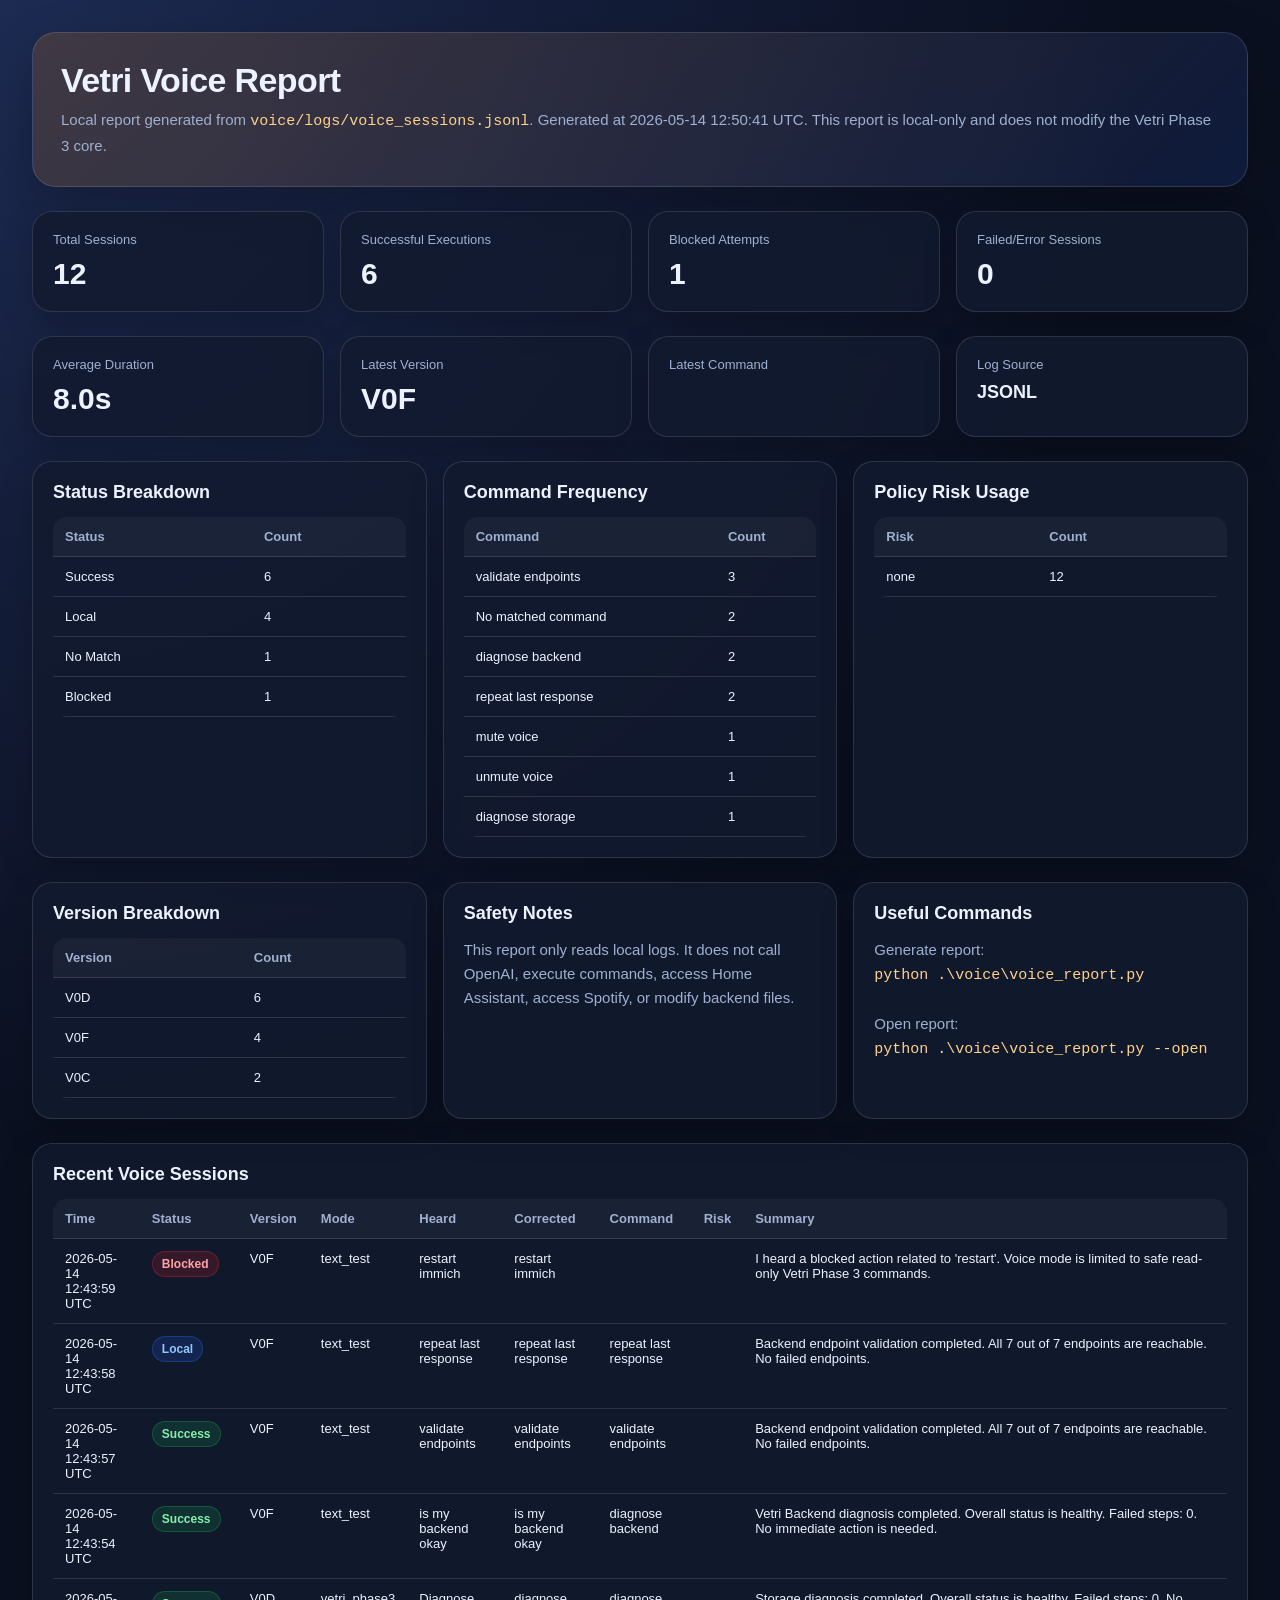
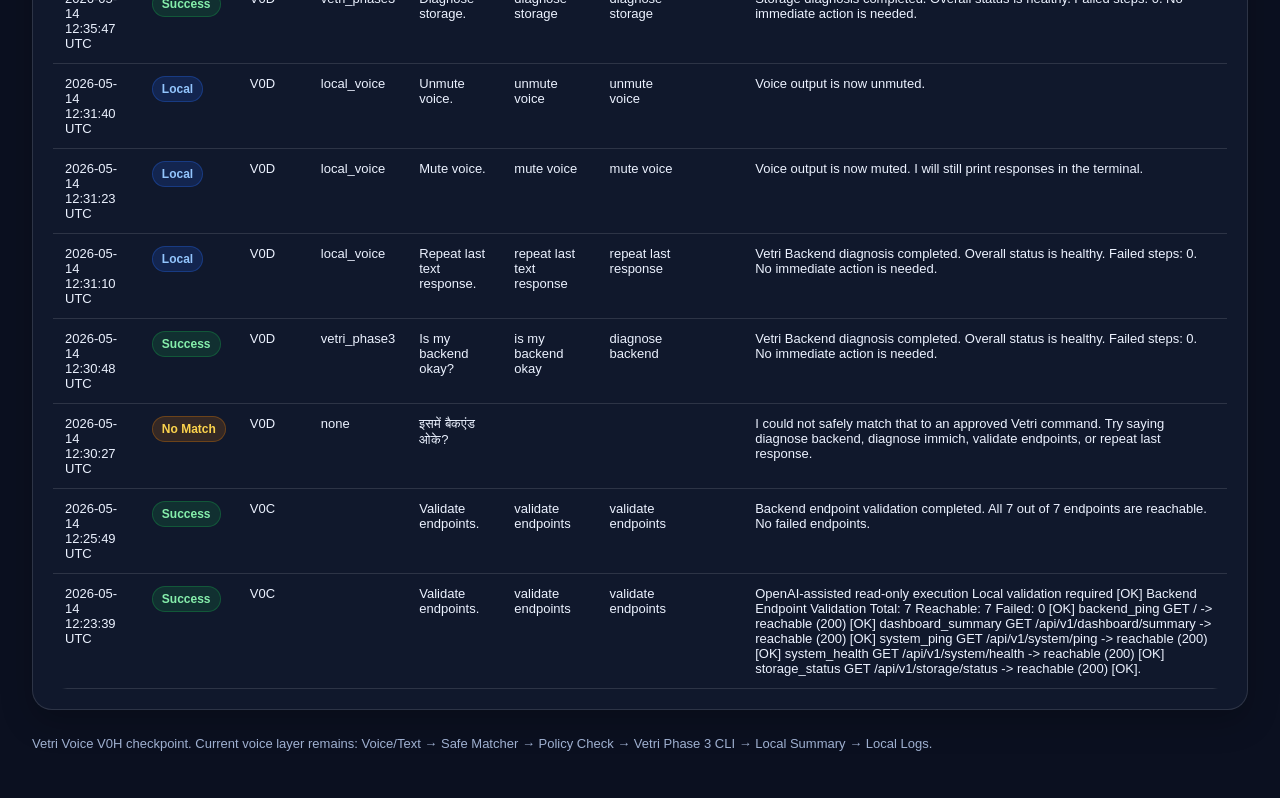
<file: application/vetri/voice/reports/voice_report.html>
<!DOCTYPE html>
<html lang="en">
<head>
  <meta charset="UTF-8" />
  <title>Vetri Voice Report</title>
  <style>
    :root {
      --bg: #0b1020;
      --panel: #121a2f;
      --panel-2: #18223d;
      --text: #ecf2ff;
      --muted: #9fb0d0;
      --border: rgba(255,255,255,0.12);
      --accent: #ff8a00;
      --success: #16a34a;
      --danger: #dc2626;
      --warning: #d97706;
      --neutral: #2563eb;
    }

    * {
      box-sizing: border-box;
    }

    body {
      margin: 0;
      font-family: Arial, Helvetica, sans-serif;
      background: radial-gradient(circle at top left, #1d2b53 0, var(--bg) 42%);
      color: var(--text);
    }

    .page {
      max-width: 1280px;
      margin: 0 auto;
      padding: 32px;
    }

    .hero {
      background: linear-gradient(135deg, rgba(255,138,0,0.16), rgba(37,99,235,0.14));
      border: 1px solid var(--border);
      border-radius: 24px;
      padding: 28px;
      margin-bottom: 24px;
      box-shadow: 0 18px 50px rgba(0,0,0,0.24);
    }

    h1 {
      margin: 0 0 8px 0;
      font-size: 34px;
      letter-spacing: -0.6px;
    }

    .subtitle {
      color: var(--muted);
      margin: 0;
      font-size: 15px;
      line-height: 1.6;
    }

    .grid {
      display: grid;
      grid-template-columns: repeat(4, minmax(0, 1fr));
      gap: 16px;
      margin-bottom: 24px;
    }

    .card {
      background: rgba(18, 26, 47, 0.86);
      border: 1px solid var(--border);
      border-radius: 20px;
      padding: 20px;
      box-shadow: 0 12px 32px rgba(0,0,0,0.22);
    }

    .card-label {
      color: var(--muted);
      font-size: 13px;
      margin-bottom: 10px;
    }

    .card-value {
      font-size: 30px;
      font-weight: 800;
    }

    .section-grid {
      display: grid;
      grid-template-columns: repeat(3, minmax(0, 1fr));
      gap: 16px;
      margin-bottom: 24px;
    }

    h2 {
      margin: 0 0 14px 0;
      font-size: 18px;
    }

    table {
      width: 100%;
      border-collapse: collapse;
      overflow: hidden;
      border-radius: 14px;
      font-size: 13px;
    }

    th, td {
      padding: 12px;
      border-bottom: 1px solid var(--border);
      vertical-align: top;
    }

    th {
      color: var(--muted);
      text-align: left;
      background: rgba(255,255,255,0.04);
      font-weight: 600;
    }

    tr:hover td {
      background: rgba(255,255,255,0.035);
    }

    .wide-card {
      background: rgba(18, 26, 47, 0.86);
      border: 1px solid var(--border);
      border-radius: 20px;
      padding: 20px;
      box-shadow: 0 12px 32px rgba(0,0,0,0.22);
      overflow-x: auto;
    }

    .badge {
      display: inline-block;
      padding: 5px 9px;
      border-radius: 999px;
      font-size: 12px;
      font-weight: 700;
      white-space: nowrap;
    }

    .success {
      background: rgba(22,163,74,0.18);
      color: #86efac;
      border: 1px solid rgba(22,163,74,0.34);
    }

    .danger {
      background: rgba(220,38,38,0.18);
      color: #fca5a5;
      border: 1px solid rgba(220,38,38,0.34);
    }

    .warning {
      background: rgba(217,119,6,0.18);
      color: #fcd34d;
      border: 1px solid rgba(217,119,6,0.34);
    }

    .neutral {
      background: rgba(37,99,235,0.18);
      color: #93c5fd;
      border: 1px solid rgba(37,99,235,0.34);
    }

    .footer {
      color: var(--muted);
      margin-top: 24px;
      font-size: 13px;
      line-height: 1.6;
    }

    code {
      color: #ffd28a;
    }

    @media (max-width: 900px) {
      .grid,
      .section-grid {
        grid-template-columns: 1fr;
      }

      .page {
        padding: 18px;
      }

      h1 {
        font-size: 26px;
      }
    }
  </style>
</head>
<body>
  <main class="page">
    <section class="hero">
      <h1>Vetri Voice Report</h1>
      <p class="subtitle">
        Local report generated from <code>voice/logs/voice_sessions.jsonl</code>.
        Generated at 2026-05-14 12:50:41 UTC.
        This report is local-only and does not modify the Vetri Phase 3 core.
      </p>
    </section>

    <section class="grid">
      <div class="card">
        <div class="card-label">Total Sessions</div>
        <div class="card-value">12</div>
      </div>
      <div class="card">
        <div class="card-label">Successful Executions</div>
        <div class="card-value">6</div>
      </div>
      <div class="card">
        <div class="card-label">Blocked Attempts</div>
        <div class="card-value">1</div>
      </div>
      <div class="card">
        <div class="card-label">Failed/Error Sessions</div>
        <div class="card-value">0</div>
      </div>
    </section>

    <section class="grid">
      <div class="card">
        <div class="card-label">Average Duration</div>
        <div class="card-value">8.0s</div>
      </div>
      <div class="card">
        <div class="card-label">Latest Version</div>
        <div class="card-value">V0F</div>
      </div>
      <div class="card">
        <div class="card-label">Latest Command</div>
        <div class="card-value" style="font-size:18px;"></div>
      </div>
      <div class="card">
        <div class="card-label">Log Source</div>
        <div class="card-value" style="font-size:18px;">JSONL</div>
      </div>
    </section>

    <section class="section-grid">
      <div class="card">
        <h2>Status Breakdown</h2>
        <table>
          <thead><tr><th>Status</th><th>Count</th></tr></thead>
          <tbody>
            <tr><td>Success</td><td>6</td></tr>
<tr><td>Local</td><td>4</td></tr>
<tr><td>No Match</td><td>1</td></tr>
<tr><td>Blocked</td><td>1</td></tr>
          </tbody>
        </table>
      </div>

      <div class="card">
        <h2>Command Frequency</h2>
        <table>
          <thead><tr><th>Command</th><th>Count</th></tr></thead>
          <tbody>
            <tr><td>validate endpoints</td><td>3</td></tr>
<tr><td>No matched command</td><td>2</td></tr>
<tr><td>diagnose backend</td><td>2</td></tr>
<tr><td>repeat last response</td><td>2</td></tr>
<tr><td>mute voice</td><td>1</td></tr>
<tr><td>unmute voice</td><td>1</td></tr>
<tr><td>diagnose storage</td><td>1</td></tr>
          </tbody>
        </table>
      </div>

      <div class="card">
        <h2>Policy Risk Usage</h2>
        <table>
          <thead><tr><th>Risk</th><th>Count</th></tr></thead>
          <tbody>
            <tr><td>none</td><td>12</td></tr>
          </tbody>
        </table>
      </div>
    </section>

    <section class="section-grid">
      <div class="card">
        <h2>Version Breakdown</h2>
        <table>
          <thead><tr><th>Version</th><th>Count</th></tr></thead>
          <tbody>
            <tr><td>V0D</td><td>6</td></tr>
<tr><td>V0F</td><td>4</td></tr>
<tr><td>V0C</td><td>2</td></tr>
          </tbody>
        </table>
      </div>

      <div class="card">
        <h2>Safety Notes</h2>
        <p class="subtitle">
          This report only reads local logs. It does not call OpenAI, execute commands,
          access Home Assistant, access Spotify, or modify backend files.
        </p>
      </div>

      <div class="card">
        <h2>Useful Commands</h2>
        <p class="subtitle">
          Generate report:<br>
          <code>python .\voice\voice_report.py</code><br><br>
          Open report:<br>
          <code>python .\voice\voice_report.py --open</code>
        </p>
      </div>
    </section>

    <section class="wide-card">
      <h2>Recent Voice Sessions</h2>
      <table>
        <thead>
          <tr>
            <th>Time</th>
            <th>Status</th>
            <th>Version</th>
            <th>Mode</th>
            <th>Heard</th>
            <th>Corrected</th>
            <th>Command</th>
            <th>Risk</th>
            <th>Summary</th>
          </tr>
        </thead>
        <tbody>
          <tr><td>2026-05-14 12:43:59 UTC</td><td><span class='badge danger'>Blocked</span></td><td>V0F</td><td>text_test</td><td>restart immich</td><td>restart immich</td><td></td><td></td><td>I heard a blocked action related to &#x27;restart&#x27;. Voice mode is limited to safe read-only Vetri Phase 3 commands.</td></tr>
<tr><td>2026-05-14 12:43:58 UTC</td><td><span class='badge neutral'>Local</span></td><td>V0F</td><td>text_test</td><td>repeat last response</td><td>repeat last response</td><td>repeat last response</td><td></td><td>Backend endpoint validation completed. All 7 out of 7 endpoints are reachable. No failed endpoints.</td></tr>
<tr><td>2026-05-14 12:43:57 UTC</td><td><span class='badge success'>Success</span></td><td>V0F</td><td>text_test</td><td>validate endpoints</td><td>validate endpoints</td><td>validate endpoints</td><td></td><td>Backend endpoint validation completed. All 7 out of 7 endpoints are reachable. No failed endpoints.</td></tr>
<tr><td>2026-05-14 12:43:54 UTC</td><td><span class='badge success'>Success</span></td><td>V0F</td><td>text_test</td><td>is my backend okay</td><td>is my backend okay</td><td>diagnose backend</td><td></td><td>Vetri Backend diagnosis completed. Overall status is healthy. Failed steps: 0. No immediate action is needed.</td></tr>
<tr><td>2026-05-14 12:35:47 UTC</td><td><span class='badge success'>Success</span></td><td>V0D</td><td>vetri_phase3</td><td>Diagnose storage.</td><td>diagnose storage</td><td>diagnose storage</td><td></td><td>Storage diagnosis completed. Overall status is healthy. Failed steps: 0. No immediate action is needed.</td></tr>
<tr><td>2026-05-14 12:31:40 UTC</td><td><span class='badge neutral'>Local</span></td><td>V0D</td><td>local_voice</td><td>Unmute voice.</td><td>unmute voice</td><td>unmute voice</td><td></td><td>Voice output is now unmuted.</td></tr>
<tr><td>2026-05-14 12:31:23 UTC</td><td><span class='badge neutral'>Local</span></td><td>V0D</td><td>local_voice</td><td>Mute voice.</td><td>mute voice</td><td>mute voice</td><td></td><td>Voice output is now muted. I will still print responses in the terminal.</td></tr>
<tr><td>2026-05-14 12:31:10 UTC</td><td><span class='badge neutral'>Local</span></td><td>V0D</td><td>local_voice</td><td>Repeat last text response.</td><td>repeat last text response</td><td>repeat last response</td><td></td><td>Vetri Backend diagnosis completed. Overall status is healthy. Failed steps: 0. No immediate action is needed.</td></tr>
<tr><td>2026-05-14 12:30:48 UTC</td><td><span class='badge success'>Success</span></td><td>V0D</td><td>vetri_phase3</td><td>Is my backend okay?</td><td>is my backend okay</td><td>diagnose backend</td><td></td><td>Vetri Backend diagnosis completed. Overall status is healthy. Failed steps: 0. No immediate action is needed.</td></tr>
<tr><td>2026-05-14 12:30:27 UTC</td><td><span class='badge warning'>No Match</span></td><td>V0D</td><td>none</td><td>इसमें बैकएंड ओके?</td><td></td><td></td><td></td><td>I could not safely match that to an approved Vetri command. Try saying diagnose backend, diagnose immich, validate endpoints, or repeat last response.</td></tr>
<tr><td>2026-05-14 12:25:49 UTC</td><td><span class='badge success'>Success</span></td><td>V0C</td><td></td><td>Validate endpoints.</td><td>validate endpoints</td><td>validate endpoints</td><td></td><td>Backend endpoint validation completed. All 7 out of 7 endpoints are reachable. No failed endpoints.</td></tr>
<tr><td>2026-05-14 12:23:39 UTC</td><td><span class='badge success'>Success</span></td><td>V0C</td><td></td><td>Validate endpoints.</td><td>validate endpoints</td><td>validate endpoints</td><td></td><td>OpenAI-assisted read-only execution Local validation required [OK] Backend Endpoint Validation Total: 7 Reachable: 7 Failed: 0 [OK] backend_ping GET / -&gt; reachable (200) [OK] dashboard_summary GET /api/v1/dashboard/summary -&gt; reachable (200) [OK] system_ping GET /api/v1/system/ping -&gt; reachable (200) [OK] system_health GET /api/v1/system/health -&gt; reachable (200) [OK] storage_status GET /api/v1/storage/status -&gt; reachable (200) [OK].</td></tr>
        </tbody>
      </table>
    </section>

    <p class="footer">
      Vetri Voice V0H checkpoint. Current voice layer remains:
      Voice/Text → Safe Matcher → Policy Check → Vetri Phase 3 CLI → Local Summary → Local Logs.
    </p>
  </main>
</body>
</html>
</file>
